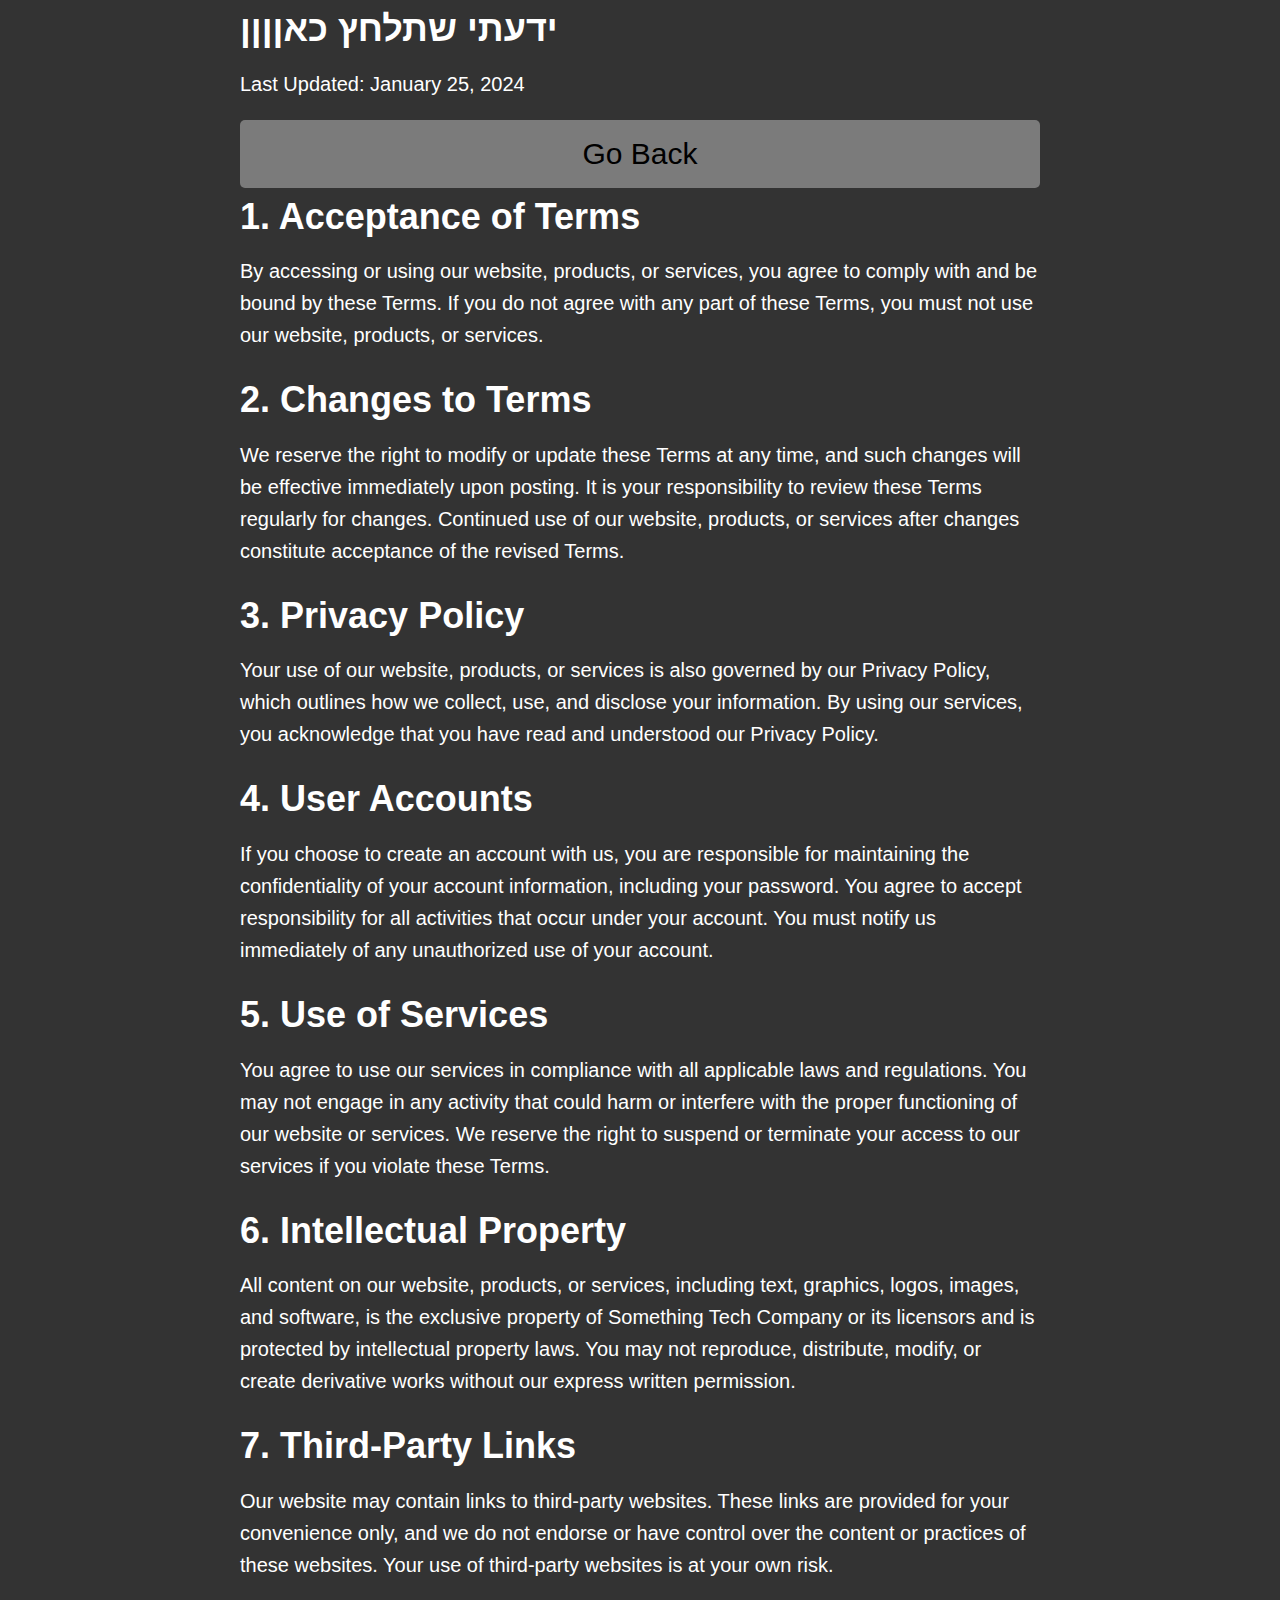
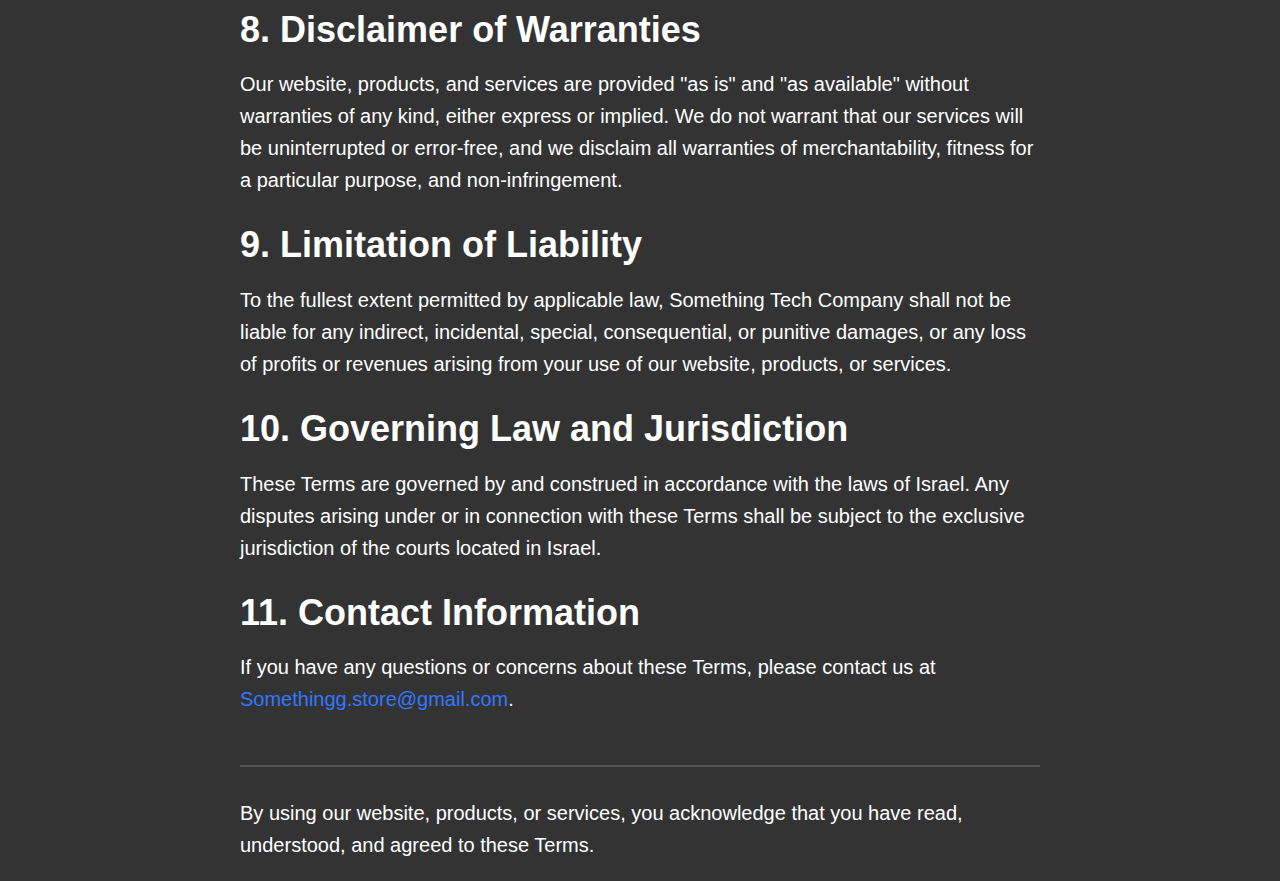
<file: Terms.html>
<!DOCTYPE html>
<html lang="en">
<head>
    <meta charset="UTF-8">
    <meta name="viewport" content="width=device-width, initial-scale=1.0">
    <link rel="stylesheet" href="/style.css" />
    <title>Terms of Use - Something</title>
    <style>
        body {
            font-family: 'Arial', sans-serif;
            margin: 20px;
            background-color: #333;
            color: #fff;
            font-size: 18px;
            line-height: 1.6;
        }

        h1, h2 {
            color: #ffffff; 
            font-size: 36px;
            margin-bottom: 10px;
        }

        p {
            font-size: 20px;
            margin-bottom: 20px;
        }

        a {
            color: #ffffff; 
            text-decoration: none;
        }

        a:hover {
            text-decoration: underline;
        }

        .content {
            max-width: 800px;
            margin: 0 auto;
        }

        hr {
            border: 1px solid #555;
            margin: 30px 0;
        }

        .goback-btn {
            display: inline-block;
            padding: 10px 20px;
            background-color: #7b7b7b;
            color: #000000;
            text-decoration: none;
            border-radius: 5px;
            transition: background-color 0.3s;
            text-align: center;
            font-size: 30px;
            font-weight: 100;
        }

        .goback-btn:hover {
            background-color: #c4c4c4;
        }
    </style>
</head>

<body class="content">
    <h1>ידעתי שתלחץ כאןןןן</h1>
    <p>Last Updated: January 25, 2024</p>
    <a href="#" class="goback-btn" onclick="goBack()">Go Back</a>

    <h2>1. Acceptance of Terms</h2>
    <p>By accessing or using our website, products, or services, you agree to comply with and be bound by these Terms. If you do not agree with any part of these Terms, you must not use our website, products, or services.</p>
    
    <h2>2. Changes to Terms</h2>
    <p>We reserve the right to modify or update these Terms at any time, and such changes will be effective immediately upon posting. It is your responsibility to review these Terms regularly for changes. Continued use of our website, products, or services after changes constitute acceptance of the revised Terms.</p>
    
    <h2>3. Privacy Policy</h2>
    <p>Your use of our website, products, or services is also governed by our Privacy Policy, which outlines how we collect, use, and disclose your information. By using our services, you acknowledge that you have read and understood our Privacy Policy.</p>
    
    <h2>4. User Accounts</h2>
    <p>If you choose to create an account with us, you are responsible for maintaining the confidentiality of your account information, including your password. You agree to accept responsibility for all activities that occur under your account. You must notify us immediately of any unauthorized use of your account.</p>
    
    <h2>5. Use of Services</h2>
    <p>You agree to use our services in compliance with all applicable laws and regulations. You may not engage in any activity that could harm or interfere with the proper functioning of our website or services. We reserve the right to suspend or terminate your access to our services if you violate these Terms.</p>
    
    <h2>6. Intellectual Property</h2>
    <p>All content on our website, products, or services, including text, graphics, logos, images, and software, is the exclusive property of Something Tech Company or its licensors and is protected by intellectual property laws. You may not reproduce, distribute, modify, or create derivative works without our express written permission.</p>
    
    <h2>7. Third-Party Links</h2>
    <p>Our website may contain links to third-party websites. These links are provided for your convenience only, and we do not endorse or have control over the content or practices of these websites. Your use of third-party websites is at your own risk.</p>
    
    <h2>8. Disclaimer of Warranties</h2>
    <p>Our website, products, and services are provided "as is" and "as available" without warranties of any kind, either express or implied. We do not warrant that our services will be uninterrupted or error-free, and we disclaim all warranties of merchantability, fitness for a particular purpose, and non-infringement.</p>
    
    <h2>9. Limitation of Liability</h2>
    <p>To the fullest extent permitted by applicable law, Something Tech Company shall not be liable for any indirect, incidental, special, consequential, or punitive damages, or any loss of profits or revenues arising from your use of our website, products, or services.</p>
    
    <h2>10. Governing Law and Jurisdiction</h2>
    <p>These Terms are governed by and construed in accordance with the laws of Israel. Any disputes arising under or in connection with these Terms shall be subject to the exclusive jurisdiction of the courts located in Israel.</p>
    
    <h2>11. Contact Information</h2>
    <p>If you have any questions or concerns about these Terms, please contact us at <a style="color: rgb(50, 119, 255);" href="mailto:Somethingg.store@gmail.com">Somethingg.store@gmail.com</a>.</p>
    
    <hr>
    <p>By using our website, products, or services, you acknowledge that you have read, understood, and agreed to these Terms.</p>

    <script>
        function goBack() {
            window.history.back();
        }
    </script>
</body>
</html>
</file>
<file: style.css>
:root {
  --greyDark: #333333;
  --greyLight: #d6d6d6;
  --greyLight2: #a1a1a6;
  --white: #f5f5f7;
  --text: #1d1d1f;
  --blue: #0071e3;
  --a: #2997ff;
  --secondary: #f5f5f5;
  --primary:  #ffffff;
  --sidebar: #ffffff;
  --hover: #bdbdbd;
  --footertxt: gray;
  --texthover: rgb(0, 123, 255);




}
.dark-theme {
  --main-color: #000000;
  --sec-color: #000000;
  --text-color: #171427;
  --bg-color: #fff;
  --greyDark: #d6d6d6;
  --greyLight: #1b1b1b;
  --greyLight2: #424242;
  --white: #000000;
  --text: #ffffff;
  --blue: #0071e3;
  --a: #2997ff;
  --secondary: #191919;
  --primary:  #1e2021;
  --sidebar: #181a1b;
  --hover: #1e2021;
  --footertxt: rgb(173, 173, 173);
  --closebtn: #ffffff;
  --texthover: #7e7e7e

}

@import url('https://fonts.googleapis.com/css2?family=Poppins:wght@200;300;400;500;600;700&display=swap');
*{
margin: 0;
padding: 0;
box-sizing: border-box;
font-family: "Poppins" , sans-serif;
}
.bx-menu{
  z-index: 100;
  
}
.bx{
  
  color: var(--closebtn);
}
.sidebar{
position: fixed;
left: -100px;
top: 0;
height: 100%;
width: 78px;
padding: 6px 14px;
z-index: 10;
background: var(--sidebar);
color: var(--text);
transition: all 0.50s ease;

}
.sidebar.open{
width: 250px;
left: 0;
z-index:100;
background: var(--sidebar);

}
.sidebar .logo-details{
  height: 60px;
  display: flex;
  color: var(--text);

  align-items: center;
  position: relative;
}
.sidebar .logo-details .icon{
  opacity: 0;
  transition: all 0.5s ease;
  height: 24px;
  width: auto;
  
  color: var(--text);

}
.sidebar .logo-details .logo_name{
  height: 24px;
  width: auto;
  color: var(--text);
  font-size: 20px;
  font-weight: 600;
  opacity: 0;

  transition: all 0.5s ease;
}
.sidebar.open .logo-details .icon,
.sidebar.open .logo-details .logo_name{
  opacity: 1;
  width: auto;
  background: var(--sidebar);
  color: var(--text);

  height: 24px;
  
}
.sidebar .logo-details #btn{
  
  position: absolute;
  color: var(--closebtn);
  top: 50%;
  right: 0;
  transform: translateY(-50%);
  font-size: 22px;
  
  transition: all 0.4s ease;
  font-size: 23px;
  cursor: pointer;
  transition: all 0.5s ease;
}
.sidebar i{
height: 60px;
min-width: 50px;
background-color: transparent;
font-size: 28px;
text-align: center;
line-height: 60px;
color: #000 ;
}
.sidebar .nav-list{
margin-top: 20px;
color: var(--text);
height: 100%;

}
.sidebar li{
position: relative;
margin: 8px 0;
color: var(--text);
background: var(--sidebar);
list-style: none;

}
.sidebar li .tooltip{
position: absolute;
top: -20px;
color: white;

left: calc(100% + 15px);
z-index: 3;
box-shadow: 0 5px 10px rgba(0, 0, 0, 0.3);
padding: 6px 12px;
border-radius: 4px;
font-size: 15px;
font-weight: 400;
opacity: 0;
white-space: nowrap;
pointer-events: none;
transition: 0s;

}
.sidebar li:hover .tooltip{
opacity: 1;
pointer-events: auto;

transition: all 0.4s ease;
top: 50%;


transform: translateY(-50%);
}
.sidebar.open li .tooltip{
display: none;

}

.sidebar input{
font-size: 15px;
color: var(--text);
font-weight: 400;
outline: none;
height: 50px;
width: 100%;

width: 50px;
border: none;
border-radius: 12px;
transition: all 0.5s ease;
background: var(--sidebar);

}
.sidebar.open input{
padding: 0 20px 0 50px;
width: 100%;
background-color: var(--sidebar);
color: var(--text);

}
.sidebar .bx-search{

position: absolute;
top: 50%;
left: 0;
transform: translateY(-50%);
font-size: 22px;


}
.sidebar.open .bx-search:hover{
  
  background-color: var(--sidebar);
  color: var(--text);

}
.sidebar .bx-search:hover{
  background: var(--hover);
  color: var(--text);
}
.sidebar li a{
display: flex;
height: 100%;
width: 100%;
border-radius: 12px;
align-items: center;
text-decoration: none;
transition: all 0.4s ease;

background: var(--sidebar);
}
.sidebar li a:hover{
background: var(--hover);

}
.sidebar li a .links_name{
  
color: var(--text);
font-size: 15px;
font-weight: 400;
white-space: nowrap;
opacity: 0;

pointer-events: none;
transition: 0.4s;
}
.sidebar.open li a .links_name{
opacity: 1;
pointer-events: auto;

color: var(--text);
}
.sidebar li a:hover .links_name,
.sidebar li a:hover i{
transition: all 0.5s ease;

color: var(--text);
}
.sidebar li i{
height: 50px;

line-height: 50px;
font-size: 18px;

border-radius: 12px;
}
.sidebar li.profile{
position: fixed;
height: 60px;
width: 78px;
left: -100;
bottom: -8px;
padding: 10px 14px;
background: var(--sidebar);
transition: all 0.0s ease;
overflow: hidden;

}
.sidebar.open li.profile{
width: 250px;
left: 0;
transition: all 0.70s ease;
color: var(--text);
background-color: var(--primary);

}
.sidebar li .profile-details{
display: flex;
align-items: center;
flex-wrap: nowrap;

}
.sidebar li img{
height: 45px;
width: 45px;
object-fit: cover;
border-radius: 6px;
margin-right: 10px;

}
.sidebar li.profile .name,
.sidebar li.profile .job{
font-size: 15px;
font-weight: 400;
color: var(--text);
white-space: nowrap;
}
.sidebar li.profile .job{
font-size: 12px;

}
.sidebar .profile #log_out{
position: absolute;
top: 50%;
right: 0;
transform: translateY(-50%);
background: var(--text);
width: 100%;
height: 60px;
line-height: 60px;

border-radius: 0px;
transition: all 0.0s ease;
}
.sidebar.open .profile #log_out{
width: 50px;
background: none;

}

.sidebar.open ~ .home-section{
left: 250px;
width: calc(100% - 250px);
}
.home-section .text{
display: inline-block;
color: var(--text);
font-size: 25px;
font-weight: 500;
margin: 18px
}
@media (max-width: 420px) {
.sidebar li .tooltip{
display: none;
}
}
#btn{
position: fixed;
  z-index:1000;
font-size: 60px; /* Add or adjust font size as desired */
transition: 0.5s;
}
.sidebar.open .profile #log_out{
color: var(--sidebar);
}



/* The Modal (background) */
.modal {
  display: none; /* Hidden by default */
  position: fixed; /* Stay in place */
  z-index: 1; /* Sit on top */
  left: 0;
  top: 0;
  width: 100%; /* Full width */
  height: 100%; /* Full height */
  overflow: auto; /* Enable scroll if needed */
  background-color: var(--text); /* Fallback color */
  padding-top: 60px;
}

/* Modal Content/Box */
.modal-content {
  background-color: var(--primary);
  margin: 5% auto 15% auto; /* 5% from the top, 15% from the bottom and centered */
  border: 1px solid #888;
}

/* The Close Button (x) */
.close {
  position: absolute;
  right: 25px;
  top: 0;
  color: var(--text);
  font-size: 35px;
  font-weight: bold;
}


.fixed-video-container {
top: 0;
position: absolute; /* Change from absolute to relative */
width: 100%;
height: 100vh;
z-index: -1;
}

.fixed-video-container video {
width: 100%;
height: 100%;
object-fit: cover;
}

.scroll-container {
  padding-top: 100vh; /* Adjust this value based on your design */
}

.main-content {
  padding: 20px;
  background-color: var(--primary);
}
.overlay-image {
    position: absolute;
  top: 50%;
  left: 50%;
  transform: translate(-50%, -50%);
}

.overlay-image img {
  width: 700px; /* Adjust the width as needed */
  height: auto; /* Maintain aspect ratio */
  border-radius: 8px; /* Optional: Add border-radius for a rounded look */
}



@media only screen and (max-width: 768px) {
  .fixed-video-container {
    height: 50vh;
  }

  .scroll-container {
    padding-top: 50vh;
  }

  .main-content {
    padding: 10px;
  }

  .overlay-image img {
    width: 300px
  }
/* ------------------------------------ */
}
.lang_div {
  position: absolute;
  top: 50%;
  left: 50%;
  transform: translate(-50%, -50%);
  z-index: 2; /* Ensure the gif is above the video */
}

.lang_gif {
  align-items: center;
  display: block;
  margin: 0 auto;
  max-width: 100%; 
}
@media only screen{
.lang_div{
  top:405px;

}
}
.title1 {
color: var(--text);
text-align: center;
font-size: 500%;
}

.subtitle1 {
color: var(--text);
background-color: var(--primary);
text-align: center;
font-size: 70px;
}


.text2 {
color: var(--text);
text-align: center;
font-size: 70px;
}


.img1 {
size: 100px;
}

@media only screen and (max-width: 710px) {
.title1 {
  font-size: 300%;
  
}

.text2 {
  font-size: 100%;
}

.img1 {
size: 100px;
}
}

@media only screen and (max-width: 300px) {
.title1 {
  font-size: 150%;
  color: var(--text);
}

.text2 {
  font-size: 20px;
  color: var(--text);
}

.img1 {
height: 100px;
width: auto;
}
}

.image1 {
align-items: center;
display: block;
margin: 0 auto;
max-width: 100%;

}


.threedimage{
z-index: 1;
}
.watermark-hider{
z-index: 10;
height: 67px;
width: 100%;
top: -30px; 
position: relative;
background-color: var(--primary);
}
@media only screen and (max-width: 710px) {
.watermark-hider {
  z-index: 100;
  height: 60px;
  width: 100%;
  position: relative;
  background-color: var(--primary);
}
}

@media only screen and (max-width: 768px) {
.watermark-hider {
  top: -30px;
}

}

/* ------------------------------ */
.wrapper {
display: flex;
align-items: center;
justify-content: center;
margin: 0 auto; /* This centers the element horizontally */
padding: 0 20px; /* Adjust padding as needed */
box-sizing: border-box;
position: relative;
border: none;
}

.wrapper i {
height: 10px;
width: 10px;
border: none;
align-items: center;
cursor: pointer;
font-size: 1.15rem;
text-align: center;
background: var(--primary);

border-radius: 50%;
transform: translateY(-50%);
transition: transform 0.1s linear;
}

.wrapper i:first-child {
left: 10px;
}

.wrapper i:last-child {
right: 0;
}


.wrapper i:active{
transform: translateY(-50%) scale(0.9);
}
.wrapper i:hover{
background: var(--primary);
}
.wrapper i:first-child{
left: -22px;
display: none;
}
.wrapper i:last-child{
right: -22px;
}
.wrapper .carousel{
font-size: 0px;
background-color: var(--primary);
cursor: pointer;
width: 100%;
overflow: hidden;
white-space: nowrap;
scroll-behavior: smooth;
}
.carousel.dragging{
cursor: grab;
scroll-behavior: auto;
}
.carousel.dragging img{
pointer-events: none;
}
.carousel img{
height: 340px;

object-fit: cover;
user-select: none;
margin-left: 14px;
width: calc(100% / 3);
}
.carousel img:first-child{
margin-left: 0px;
}
@media screen and (max-width: 900px) {
.carousel img{
width: calc(100% / 2);
}
}
@media screen and (max-width: 550px) {
.carousel img{
width: 100%;
}
}
.img1 {
width: 100%;
height: auto;
}

@media only screen and (max-width: 480px) {
.img1 {
content: url('/images/bannerMobile.jpg '); /* Replace with the path to your mobile image */
}
}

body{

display: grid;
justify-content: end;
align-content: end;

min-height: 100vh;
background: var(--primary);

}
footer{
position: relative;
width: 100%;
height: auto;
padding: 50px 100px;
background: var(--secondary);


/* Equal to height of footer */
/* But also accounting for potential margin-bottom of last child */
}
footer	.container{
width: 100%;
display: grid;
grid-template-columns: 2fr 1fr 1fr 1fr;
grid-gap: 20px;
}
footer	.container .sec h2{
position: relative;
color: var(--text);
font-weight: 600;
margin-bottom: 15px;

}
footer	.container .sec p{
color: var(--text);

}
footer	.container .sci{
  
margin-top: 20px;
display: grid;
grid-template-columns: repeat(4,50px);
}

footer	.container .sci li{
list-style: none;
}
footer .container .sci li a {
display: inline-block;
width: 36px;
height: 36px;
background-color: #00000000;
display: grid;
align-content: center;
justify-content: center;
text-decoration: none;
}
footer	.container .sci li a i{
  color: var(--text);
  font-size: 20px;
}
footer .container .quicklinks 
{
position: relative;
}
footer .container .quicklinks ul li
{
list-style: none;
}
footer .container .quicklinks ul li a
{
color: var(--footertxt);
text-decoration: none;
margin-bottom: 10px;
display: inline-block;
}
footer .container .contact .info
{
position: relative;
}
footer .container .contact .info li
{
display: grid;
grid-template-columns: 30px 1fr;
margin-bottom: 16px;
}
footer .container .contact .info li span
{
color: var(--footertxt);
font-size: 28;

}
footer .container .contact .info li a {
color: var(--footertxt);
text-decoration: none;
}
.copyrighttext
{
width: 100%;
background: var(--secondary);
padding: 20px 100px 30px;
text-align: center;
color: var(--text);
border: 1px solid var(--secondary);
border-color: white;
}
@media (max-width:991px){
footer{
padding:40px;
min-height: 70%;
}
footer	.container{
width: 100%;
display: grid;
grid-template-columns: repeat(2,1fr);
grid-gap: 20px;
}
.copyrighttext{
  padding: 20px 40px 30px;
}
}
@media (max-width:768px){
footer{
padding:40px;
min-height: 200%;
}
footer	.container{
width: 100%;
display: grid;
grid-template-columns: repeat(1,1fr);
grid-gap: 20px;
}

}
.subtitle1{
text-align: center;
font-weight: 100px;
font-size: 60px;
}

.sidebar .logo-details .logo_name{
  height: 24px;
  width: auto;
  color: var(--text);
  font-size: 20px;
  font-weight: 600;
  opacity: 0;
  
  transition: all 0.5s ease;
}
.sidebar.open .logo-details .icon,
.sidebar.open .logo-details .logo_name{
  opacity: 1;
  width: auto;
  height: 24px;
  
}
.formcontainer {
  position: fixed;
  top: 50%;
  left: 50%;
  
  transform: translate(-50%, -50%);
  max-width: 430px;
  width: 100%;
  background: var(--primary);
  border-radius: 10px;
  box-shadow: 0 5px 10px rgba(0, 0, 0, 0.1);
  overflow: hidden;
}

.formcontainer .forms {
  display: flex;
  align-items: center;
  height: 440px;
  width: 200%;
  transition: height 0.2s ease;
}
  
.formcontainer .form{
  width: 50%;
  padding: 30px;
  background-color: var(--primary);
  transition: margin-left 0.18s ease;
}
.formcontainer.active .login{
  margin-left: -50%;
  opacity: 0;
  transition: margin-left 0.18s ease, opacity 0.15s ease;
}
.formcontainer .signup{
  opacity: 0;
  transition: opacity 0.09s ease;
}
.formcontainer.active .signup{
  opacity: 1;
  transition: opacity 0.2s ease;
}
.formcontainer.active .forms{
  height: 600px;
}
.formcontainer .form .title{
  position: relative;
  font-size: 27px;
  font-weight: 600;
}

.form .input-field{
  position: relative;
  height: 50px;
  width: 100%;
  margin-top: 30px;
}
.input-field input{
  position: absolute;
  height: 100%;
  width: 100%;
  padding: 0 35px;
  border: none;
  outline: none;
  font-size: 16px;
  border-bottom: 2px solid var(--secondary);
  border-top: 2px solid transparent;
  transition: all 0.2s ease;
}
.input-field input:is(:focus, :valid){
  border-bottom-color: #000000;
}
.input-field i{
  position: absolute;
  top: 50%;
  transform: translateY(-50%);
  color: var(--footertxt);
  font-size: 23px;
  transition: all 0.2s ease;
}
.input-field input:is(:focus, :valid) ~ i{
  color: #000000;
}
.input-field i.icon{
  left: 0;
}
.input-field i.showHidePw{
  right: 0;
  cursor: pointer;
  padding: 10px;
}
.form .checkbox-text{
  display: flex;
  align-items: center;
  justify-content: space-between;
  margin-top: 20px;
}
.checkbox-text .checkbox-content{
  display: flex;
  align-items: center;
}
.checkbox-content input{
  margin-right: 10px;
  accent-color: var(--text);
}
.form .text{
  color: var(--text);
  font-size: 14px;
}
.forms{
  color: var(--text);
}
.form a.text{
  color: #4070f4;
  text-decoration: none;
}
.form a:hover{
  text-decoration: underline;
}
.form .button{
  margin-top: 35px;
}
.form .button input{
  border: none;
  color: var(--primary);
  font-size: 17px;
  font-weight: 500;
  letter-spacing: 1px;
  border-radius: 6px;
  background-color: var(--text);
  cursor: pointer;
  transition: all 0.3s ease;
}
.button input:hover{
  background-color: var(--text);
}
.form .login-signup{
  margin-top: 30px;
  text-align: center;
  
}


/* --------------------------- */


.ui-w-80 {
  width: 80px !important;
  height: auto;
}

.btn-default {
  
  border-color: var(--text);
  background: var(--text);
  color: var(--footertxt);
  
}

label.btn {
  margin-bottom: 0;
}

.btn-outline-primary {
  border-color: #26B4FF;
  background: transparent;
  color: #26B4FF;
}

.btn {
  
  cursor: pointer;
}

.text-light {
  color: var(--footertxt) !important;
}


.card {
  background-clip: padding-box;
  box-shadow: 0 1px 4px var(--text);
}

.row-bordered {
  overflow: hidden;
}

.account-settings-fileinput {
  position: absolute;
  visibility: hidden;
  width: 1px;
  height: 1px;
  opacity: 0;
}

.logo_link {
  display: flex;
  align-items: center;
  text-decoration: none; /* Optional: remove underline from the link */
}
#video-background {
  position: fixed;
  top: 0;
  left: 0;
  width: 100%;
  height: 100%;
  object-fit: cover;
  z-index: -1;
}



.autofill-results {
  list-style: none;
  padding: 0;
  margin: 0;
  position: absolute;
  top: 100%;
  left: 0;
  width: 100%;
  background-color: var(--sidebar);
  box-shadow: 0 0 5px rgba(0, 0, 0, 0.2);
  display: none;
  z-index: 1000; /* Increase the z-index value as needed */
}

.autofill-results li {
  padding: 5px;
  cursor: pointer;
}

.autofill-results li:hover {
  background-color: #f2f2f2;
}



.shopcontainer{
    max-width: 1068px;
    margin: auto;
    width: 100%;
}
section{
    padding: 4rem 0 3rem;
}
body{
    color: var(--text-color);
}
img{
    width: 100%;
}

/* =======================================  */
/* HEADER  */
header {
  position: fixed;
  top: 0;
  left: auto;
  right: 0px;
  
  width: 100px;
  z-index: 10;
  color: var(--text) /* Add your preferred text color */
}
.nav{
    display: flex;
    align-items: center;
    justify-content: space-between;
    padding: 20px 0;
    background-color: transparent;
    flex-direction: row-reverse; /* Set the flex direction to row-reverse */
}
.logo{
    font-size: 1.1rem;
    font-weight: 600;
    color: var(--sec-color);
    text-transform: uppercase;
}
.logo span{
    color: var(--main-color);
    font-weight: 700;
}
#cart-icon{
    font-size: 1.8rem;
    cursor: pointer;
}
.bx{
  color: var(--text);
}
.bx-x{
  color: var(--text);
}
/* CART  */
.cart{
    position: fixed;
    top: 0;
    right: 0;
    right: -100%; 
    width: 360px;
    height: 100vh;
    overflow-y: auto;
    overflow-x: hidden;
    padding: 20px;
    background-color: var(--bg-color);
    box-shadow: -2px solid 4px hsl(0 4% 15% / 10%);
    border: 1px solid var(--main-color);
    background-color: var(--primary);

    transition: 1.5s;
}
.cart.active{
    right: 0;
    transition: .5s;
}
.cart-title{
    text-align: center;
    font-size: 1.5rem;
    font-weight: 600;
    margin-top: 2rem;
}
.cart-box{
    display: grid;
    grid-template-columns: 32% 50% 18%;
    align-items: center;
    gap: 1rem;
    margin-top: 1rem;
    
}
.cart-img{
    width: 100px;
    height: 100px;
    object-fit: contain;
    padding: 10px;
}
.detail-box{
    display: grid;
    row-gap: .5rem;
    color: var(--text);

}
.cart-product-title{
    font-size: 1rem;
    text-transform: uppercase;
    color: var(--text);
}
.cart-price{
    font-weight: 500;
    color: var(--text);

}
.cart-quantity{
    border: 1px solid var(--text-color);
    outline-color: var(--main-color);
    width: 2.4rem;
    text-align: center;
    font-size: 1rem;
}
.cart-remove{
    font-size: 24px;
    color: var(--main-color);
    cursor: pointer;
}
.total{
    display: flex;
    justify-content: flex-end;
    margin-top: 1.5rem;
    border-top: 1px solid var(--text-color);
}
.total-title{
    font-size: 1rem;
    font-weight: 600;
}
.total-price{
    margin-left: .5rem;
}
.btn-buy{
    display: flex;
    margin: 1.5rem auto 0 auto;
    padding: 12px 20px;
    border: none;
    background-color: var(--secondary);
    color: var(--bg-color);
    font-size: 1rem;
    font-weight: 500;
    cursor: pointer;
}
.btn-buy:hover{
    background-color: var(--text-color);
}
#cart-close{
    position: absolute;
    top: 1rem;
    right: .8rem;
    font-size: 2rem;
    color: var(--text-color);
    cursor: pointer;
}

/* SHOP SECTION  */
.shop{
    margin-top: 2rem;
}
.section-title{
    font-style: 1.5rem;
    font-weight: 600;
    text-align: left;
    margin-bottom: 1.5rem;
    color: var(--text);
}
.shop-content{
    display: grid;
    grid-template-columns: repeat(auto-fit, minmax(220px, auto));
    gap: 1.5rem;
    
}
.product-box{
    position: relative;
    
}
.product-box h2{
color: var(--text);
}
.product-box span{
 color: var(--text);
}
.product-box:hover{
    padding: 10px;
    border: 1px solid var(--text-color);
    transition: .4s;
}
.product-img{
    width: 100%;
    aspect-ratio: 1/1;
    object-fit: cover;
    margin-bottom: .5rem;
}
.product-title{
    font-size: 1.1rem;
    font-weight: 600;
    text-transform: uppercase;
    margin-bottom: .5rem;
}
.product-price{
    font-weight: 500;
}
.add-cart{
    position: absolute;
    bottom: 0;
    right: 0;
    background-color: var(--text-color);
    color: var(--bg-color);
    padding: 10px;
    cursor: pointer;

}
.add-cart:hover{
    background-color: hsl(249, 32%, 17%);
}


/* ================ RESPONSIVE & BREAKPOINTS ============= */
@media (max-width: 1080px){
    .nav{
        padding: 15px;
    }
    .container{
        width: 90%;
        margin: 0 auto;
    }
    section{
        padding: 3rem 0 2rem;
    }
    .shop{
        margin-top: 2rem;
    }
}

/* For Medium Devices */
@media (max-width: 400px){
    .nav{
        padding: 11px;
    }
    .logo{
        font-size: 1rem;
    }
    .cart{
        width: 320px;
    }
}

/* For Small Devices */
@media (max-width: 360px){
    .shop{
        margin-top: 1rem;
    }
    .cart{
        width: 280px;
    }
}

.langcontainer {
  max-width: 690px;
  width: 100%;
  padding: 30px;
  position: absolute;
  top: 50%;
  left: 50%;
  transform: translate(-50%, -50%);
  background: var(--primary);
  border-radius: 7px;
  box-shadow: 0 10px 20px rgba(0, 0, 0, 0.01);
}

.langwrapper{
  border-radius: 5px;
  border: 1px solid #ccc;
}
.langwrapper .text-input{
  display: flex;
  border-bottom: 1px solid #ccc;
}
.text-input .to-text{
  border-radius: 0px;
  border-left: 1px solid #ccc;
}
.from-text{
  color: var(--text);
}
.text-input textarea{
  height: 250px;
  width: 100%;
  border: none;
  outline: none;
  resize: none;
  background: none;
  font-size: 18px;
  padding: 10px 15px;
  border-radius: 5px;
}
.text-input textarea::placeholder{
  color: #b7b6b6;
}
.controls, li, .icons, .icons i{
  display: flex;
  
  align-items: center;
  justify-content: space-between;
}
.controls{
  list-style: none;
  color: var(--text);
  padding: 12px 15px;
}
.controls .row .icons{
  width: 38%;
}
.controls .row .icons i{
  width: 50px;
  color: #adadad;
  font-size: 14px;
  cursor: pointer;
  transition: transform 0.2s ease;
  justify-content: center;
}
.fromselect{
  color: var(--text);
}
.controls .row.from .icons{
  padding-right: 15px;
  border-right: 1px solid #ccc;
}
.controls .row.to .icons{
  padding-left: 15px;
  border-left: 1px solid #ccc;
}
.controls .row select{
  color: #333;
  border: none;
  outline: none;
  font-size: 18px;
  background: none;
  padding-left: 5px;
}
.text-input textarea::-webkit-scrollbar{
  width: 4px;
}
.controls .row select::-webkit-scrollbar{
  width: 8px;
}
.text-input textarea::-webkit-scrollbar-track,
.controls .row select::-webkit-scrollbar-track{
  background: #fff;
}
.text-input textarea::-webkit-scrollbar-thumb{
  background: #ddd;
  border-radius: 8px;
}
.controls .row select::-webkit-scrollbar-thumb{
  background: #999;
  border-radius: 8px;
  border-right: 2px solid #ffffff;
}
.controls .exchange{
  color: #adadad;
  cursor: pointer;
  font-size: 16px;
  transition: transform 0.2s ease;
}
.controls i:active{
  transform: scale(0.9);
}
.langcontainer button{
  width: 100%;
  padding: 14px;
  outline: none;
  border: none;
  color: #fff;
  cursor: pointer;
  margin-top: 20px;
  font-size: 17px;
  border-radius: 5px;
  background: #000000;
}

@media (max-width: 660px){
  .langcontainer{
    padding: 20px;
  }
  .langwrapper .text-input{
    flex-direction: column;
    
  }
  
  .text-input .to-text{
    border-left: 0px;
    
    border-top: 1px solid #ccc;
  }
  .text-input textarea{
    height: 200px;
    
  }
  .controls .row .icons{
    color: #000;
    margin-top: 65px;
    display: flex;
    align-self: center;
  }
  
  .langcontainer button{
    padding: 13px;
    font-size: 16px;
  }
  .controls .row select{
    font-size: 16px;
    
    height: 70px;
  }
  .controls .exchange{
    
    font-size: 14px;
  }
}

  :root {
      --greyDark: #333333;
      --greyLight: #d6d6d6;
      --greyLight2: #a1a1a6;
      --white: #f5f5f7;
      --text: #1d1d1f;
      --blue: #0071e3;
      --a: #2997ff;
    }


.sidebar{
  position: fixed;
  left: -100px;
  top: 0;
  height: 100%;
  width: 78px;
  background: #ffffff;
  padding: 6px 14px;
  z-index: 1;
  
  transition: all 0.50s ease;
 
}
.sidebar.open{
  width: 250px;
  left: 0;
}
.sidebar .logo-details{
  height: 60px;
  display: flex;
  
  align-items: center;
  position: relative;
}
.sidebar .logo-details .icon{
  opacity: 0;
  transition: all 0.5s ease;
  height: 24px;
  width: auto;
  
}
.sidebar .logo-details .logo_name{
  height: 24px;
  width: auto;
  color: #000000;
  font-size: 20px;
  font-weight: 600;
  opacity: 0;
  
  transition: all 0.5s ease;
}
.sidebar.open .logo-details .icon,
.sidebar.open .logo-details .logo_name{
  opacity: 1;
  width: auto;
  height: 24px;
  
}
.sidebar .logo-details #btn{
  position: absolute;
  top: 50%;
  right: 0;
  transform: translateY(-50%);
  font-size: 22px;
  
  transition: all 0.4s ease;
  font-size: 23px;
  cursor: pointer;
  transition: all 0.5s ease;
}
.sidebar i{
  color: #000000;
  height: 60px;
  min-width: 50px;
  
  font-size: 28px;
  text-align: center;
  line-height: 60px;
}
.sidebar .nav-list{
  margin-top: 20px;
  
  height: 100%;
}
.sidebar li{
  position: relative;
  margin: 8px 0;
  
  list-style: none;
}
.sidebar li .tooltip{
  position: absolute;
  top: -20px;
  
  left: calc(100% + 15px);
  z-index: 3;
  background: #fff;
  box-shadow: 0 5px 10px rgba(0, 0, 0, 0.3);
  padding: 6px 12px;
  border-radius: 4px;
  font-size: 15px;
  font-weight: 400;
  opacity: 0;
  white-space: nowrap;
  pointer-events: none;
  transition: 0s;
  
}
.sidebar li:hover .tooltip{
  opacity: 1;
  pointer-events: auto;
  transition: all 0.4s ease;
  top: 50%;
  
  
  transform: translateY(-50%);
}
.sidebar.open li .tooltip{
  display: none;
  
}
.sidebar input{
  font-size: 15px;
  color: #000000;
  font-weight: 400;
  outline: none;
  height: 50px;
  width: 100%;
  
  width: 50px;
  border: none;
  border-radius: 12px;
  transition: all 0.5s ease;
  background: #ffffff;
  
}
.sidebar.open input{
  padding: 0 20px 0 50px;
  width: 100%;
  
}
.sidebar .bx-search{
  position: absolute;
  top: 50%;
  
  left: 0;
  transform: translateY(-50%);
  font-size: 22px;
  background: #ffffff;
  color: #000000;
}
.sidebar.open .bx-search:hover{
  background: #1d1b31;
  color: #000000;
}
.sidebar .bx-search:hover{
  background: #000000;
  color: #11101d;
}
.sidebar li a{
  display: flex;
  height: 100%;
  width: 100%;
  border-radius: 12px;
  align-items: center;
  
  text-decoration: none;
  transition: all 0.4s ease;
  background: #ffffff;
}
.sidebar li a:hover{
  background: #bdbdbd;
}
.sidebar li a .links_name{
  
  color: #000000;
  font-size: 15px;
  font-weight: 400;
  white-space: nowrap;
  opacity: 0;
  pointer-events: none;
  transition: 0.4s;
}
.sidebar.open li a .links_name{
  opacity: 1;
  pointer-events: auto;
}
.sidebar li a:hover .links_name,
.sidebar li a:hover i{
  transition: all 0.5s ease;
  color: var(--texthover);
}
.sidebar li i{
  height: 50px;
  line-height: 50px;
  font-size: 18px;
  
  border-radius: 12px;
}
.sidebar li.profile{
  position: fixed;
  height: 60px;
  width: 78px;
  left: -100;
  bottom: -8px;
  padding: 10px 14px;
  background: #ffffff54;
  transition: all 0.0s ease;
  overflow: hidden;
}
.sidebar.open li.profile{
  width: 250px;
  left: 0;
  transition: all 0.70s ease;

  
}
.sidebar li .profile-details{
  display: flex;
  align-items: center;
  flex-wrap: nowrap;
  
}
.sidebar li img{
  height: 45px;
  width: 45px;
  object-fit: cover;
  border-radius: 6px;
  margin-right: 10px;
}
.sidebar li.profile .name,
.sidebar li.profile .job{
  font-size: 15px;
  font-weight: 400;
  color: #000000;
  white-space: nowrap;
}
.sidebar li.profile .job{
  font-size: 12px;
}
.sidebar .profile #log_out{
  position: absolute;
  top: 50%;
  right: 0;
  transform: translateY(-50%);
  background: #101010;
  width: 100%;
  height: 60px;
  line-height: 60px;
  border-radius: 0px;
  transition: all 0.0s ease;
}
.sidebar.open .profile #log_out{
  width: 50px;
  background: none;
}

.sidebar.open ~ .home-section{
  left: 250px;
  width: calc(100% - 250px);
}
.home-section .text{
  display: inline-block;
  color: #11101d;
  font-size: 25px;
  font-weight: 500;
  margin: 18px
}
@media (max-width: 420px) {
  .sidebar li .tooltip{
    display: none;
  }
}
#btn{
  position: fixed;
  
  z-index: 5;
  font-size: 60px; /* Add or adjust font size as desired */
  transition: 0.5s;
}
.sidebar.open .profile #log_out{
  color: black;
}


    
    /* The Modal (background) */
    .modal {
      display: none; /* Hidden by default */
      position: fixed; /* Stay in place */
      z-index: 1; /* Sit on top */
      left: 0;
      top: 0;
      width: 100%; /* Full width */
      height: 100%; /* Full height */
      overflow: auto; /* Enable scroll if needed */
      background-color: rgb(0,0,0); /* Fallback color */
      background-color: rgba(0,0,0,0.4); /* Black w/ opacity */
      padding-top: 60px;
    }
    
    /* Modal Content/Box */
    .modal-content {
      background-color: #fefefe;
      margin: 5% auto 15% auto; /* 5% from the top, 15% from the bottom and centered */
      border: 1px solid #888;
    }
    
    /* The Close Button (x) */
    .close {
      position: absolute;
      right: 25px;
      top: 0;
      color: #000;
      font-size: 35px;
      font-weight: bold;
    }
    
    .signupbutton{
      background-color: #333333;
      width: 50%;
      margin-left: 25%;
    
    }
    
    .loginButton1{
    
    background-color:  #000000;
    width: 50%;
    margin-left: 25%;
    }



  .fixed-video-container {
  top: 0;
  position: absolute; /* Change from absolute to relative */
  width: 100%;
  height: 100vh;
  z-index: -1;
  }

  .fixed-video-container video {
  width: 100%;
  height: 100%;
  object-fit: cover;
  }

    .scroll-container {
      padding-top: 100vh; /* Adjust this value based on your design */
    }
    
    .main-content {
      padding: 20px;
      background-color: var(--primary);
    }
    .overlay-image {
      position: absolute;
      top: 50%;
      left: 50%;
      transform: translate(-50%, -50%);
    }
    
    .overlay-image img {
      width: 700px; /* Adjust the width as needed */
      height: auto; /* Maintain aspect ratio */
      border-radius: 8px; /* Optional: Add border-radius for a rounded look */
    }



    @media only screen and (max-width: 768px) {
      .fixed-video-container {
        height: 50vh;
      }
    
      .scroll-container {
        padding-top: 50vh;
      }
    
      .main-content {
        padding: 10px;
      }
    
      .overlay-image img {
        width: 300px
      }
      
    /* ------------------------------------ */
  }
  .log_in{
    width: auto;
    color: #000000;
    font-size: 20px;
    font-weight: 600;    
  } 
  #video-background {
    position: fixed;
    top: 0;
    left: 0;
    width: 100%;
    height: 100%;
    object-fit: cover;
    z-index: -1;
}

@media screen and (max-width: 600px) {
  .langwrapper {
    flex-direction: column-reverse;
  }

  .text-input {
    width: 100%;
  }

  .from-text {
    margin-bottom: 10px;
    text-align: center; /* Center the text */

  }

  .to-text {
    color: var(--text);
    order: -1; /* Change the order of the second textarea */
    transform: scaleX(-1) scaleY(-1); /* Mirror text horizontally and invert vertically */
            text-align: center; /* Center the text */

  }
.icons{
  display: block;
  position: fixed;
  
}

  .exchange {
    margin: 10px 0;
  }

  .controls i {
    display: inline-block; /* Ensure the icons are displayed */
    margin: 0 5px; /* Add some spacing between icons */
  }
}



.contact-in {
  width: 80%;
  height: auto;
  margin: auto;
  display: flex;
  flex-wrap: wrap;
  padding: 10px;
  border-radius: 10px;
  background-color: var(--primary);
  box-shadow: 0px 0px 10px 0px #666;
  position: absolute;
  top: 50%;
  left: 50%;
  transform: translate(-50%, -50%);
}

/* ... rest of your CSS styles remain unchanged ... */

.contact-map{
  width: 100%;
  height: auto;
  flex: 50%;
}
.contact-map iframe{
  width: 100%;
  height: 100%;
}
.contact-form{
  width: 100%;
  height: auto;
  flex: 50%;
  padding: 30px;
  font-family: "Poppins" , sans-serif;

  text-align: center;
}
.contact-form h1{
margin-bottom: 10px;
color: var(--text);
}
.contact-form-txt{
width: 100%;
height: 40px;
background-color: var(--secondary);
color: var(--text);
font-family: "Poppins" , sans-serif;

border: 1px solid var(--footertxt);
border-radius: 5px;
outline: none;
margin-bottom: 20px;
padding: 15px;
}
.contact-form-txt::placeholder{
  color: var(--footertxt);
}
.contact-form-txtarea{
  width: 100%;
  height: 130px;
  background-color: var(--secondary)  ;
  color: var(--text);
  font-family: "Poppins" , san  s-serif;

  color: #000;
  border: 1px solid var(--footertxt);
  border-radius: 5px;
  resize: none;
  outline: none;
  margin-bottom: 20px;
  padding: 15px;
}
.contact-form-txtarea::placeholder{
  color: var(--footertxt);
}
.contact-form-btn{
width: 40%;
border:none;
outline: none;
border-radius: 5px;
font-family: "Poppins" , sans-serif;

background: var(--text);
color: var(--primary);
text-transform: uppercase;
padding: 10px 0;
cursor: pointer;
font-size: 18px;
}
.chatbot-toggler {
  position: fixed;
  bottom: 30px;
  right: 35px;
  outline: none;
  border: none;
  height: 50px;
  width: 50px;
  display: flex;
  cursor: pointer;
  align-items: center;
  justify-content: center;
  border-radius: 50%;
  background: #000000;
  transition: all 0.2s ease;
}
body.show-chatbot .chatbot-toggler {
  transform: rotate(90deg);
}
.chatbot-toggler span {
  color: #fff;
  position: absolute;
}
.chatbot-toggler span:last-child,
body.show-chatbot .chatbot-toggler span:first-child  {
  opacity: 0;
}
body.show-chatbot .chatbot-toggler span:last-child {
  opacity: 1;
}
.chatbot {
  position: fixed;
  right: 35px;
  bottom: 90px;
  width: 420px;
  background: var(--primary);
  border-radius: 15px;
  overflow: hidden;
  opacity: 0;
  pointer-events: none;
  transform: scale(0.5);
  transform-origin: bottom right;
  box-shadow: 0 0 128px 0 rgba(0,0,0,0.1),
              0 32px 64px -48px rgba(0,0,0,0.5);
  transition: all 0.1s ease;
}
body.show-chatbot .chatbot {
  opacity: 1;
  pointer-events: auto;
  transform: scale(1);
}
.chatbot header {
  padding: 16px 0;
  position: relative;
  text-align: center;
  color: var(--primary);
  width: 100%;
  background: var(--text);
  box-shadow: 0 2px 10px rgba(0,0,0,0.1);
}
.chatbot header span {
  position: absolute;
  right: 15px;
  top: 50%;
  display: none;
  cursor: pointer;
  /* transform: translateY(-50%); */
}
header h2 {
  font-size: 1.4rem;
}
.chatbot .chatbox {
  overflow-y: auto;
  height: 510px;
  padding: 30px 20px 100px;
}
.chatbot :where(.chatbox, textarea)::-webkit-scrollbar {
  width: 6px;
}
.chatbot :where(.chatbox, textarea)::-webkit-scrollbar-track {
  background: #fff;
  border-radius: 25px;
}
.chatbot :where(.chatbox, textarea)::-webkit-scrollbar-thumb {
  background: #ccc;
  border-radius: 25px;
}
.chatbox .chat {
  display: flex;
  list-style: none;
}
.chatbox .outgoing {
  margin: 20px 0;
  justify-content: flex-end;
}
.chatbox .incoming span {
  width: 32px;
  height: 32px;
  color: #fff;
  cursor: default;
  text-align: center;
  line-height: 32px;
  align-self: flex-end;
  background: #000000;
  border-radius: 4px;
  margin: 0 10px 7px 0;
}
.chatbox .chat p {
  white-space: pre-wrap;
  padding: 12px 16px;
  border-radius: 10px 10px 0 10px;
  max-width: 75%;
  color: var(--primary);
  font-size: 0.95rem;
  background: var(--text);
}
.chatbox .incoming p {
  border-radius: 10px 10px 10px 0;
}
.chatbox .chat p.error {
  color: #721c24;
  background: var(--secondary);
}
.chatbox .incoming p {
  color: var(--text);
  background: var(--secondary);
}
.chatbot .chat-input {
  display: flex;
  gap: 5px;
  position: absolute;
  bottom: 0;
  width: 100%;
  background: #fff;
  padding: 3px 20px;
  border-top: 1px solid #ddd;
}
.chat-input textarea {
  height: 55px;
  width: 100%;
  border: none;
  outline: none;
  resize: none;
  max-height: 180px;
  padding: 15px 15px 15px 0;
  font-size: 0.95rem;
}
.chat-input span {
  align-self: flex-end;
  color: var(--text);
  cursor: pointer;
  height: 55px;
  display: flex;
  align-items: center;
  visibility: hidden;
  font-size: 1.35rem;
}
.chat-input textarea:valid ~ span {
  visibility: visible;
}
@media (max-width: 490px) {
  .chatbot-toggler {
    right: 20px;
    bottom: 20px;
  }
  .chatbot {
    right: 0;
    bottom: 0;
    height: 100%;
    border-radius: 0;
    width: 100%;
  }
  .chatbot .chatbox {
    height: 90%;
    padding: 25px 15px 100px;
  }
  .chatbot .chat-input {
    padding: 5px 15px;
  }
  .chatbot header span {
    display: block;
  }
}


.settingscontainer {
  position: absolute;
  top: 50%;
  left: 50%;
  transform: translate(-50%, -50%);
  max-width: 400px;
  width: 100%;
  background: var(--primary);
  padding: 30px;
  border-radius: 30px;
}
.img-area {
	position: relative;
	width: 100%;
	height: 240px;
	background: var(--grey);
	margin-bottom: 30px;
	border-radius: 15px;
	overflow: hidden;
	display: flex;
	justify-content: center;
	align-items: center;
	flex-direction: column;
}
.img-area .icon {
	font-size: 100px;
}
.img-area h3 {
	font-size: 20px;
	font-weight: 500;
  color: var(--text);
	margin-bottom: 6px;
}
.img-area p {
	color: var(--text);
}
.img-area p span {
	font-weight: 600;
}
.img-area img {
	position: absolute;
	top: 0;
	left: 0;
	width: 100%;
	height: 100%;
	object-fit: cover;
	object-position: center;
	z-index: 100;
}
.img-area::before {
	content: attr(data-img);
	position: absolute;
	top: 0;
	left: 0;
	width: 100%;
	height: 100%;
	background: rgba(0, 0, 0, .5);
	color: var(--primary);
	font-weight: 500;
	text-align: center;
	display: flex;
	justify-content: center;
	align-items: center;
	pointer-events: none;
	opacity: 0;
	transition: all .3s ease;
	z-index: 200;
}
.img-area.active:hover::before {
	opacity: 1;
}
.select-image {
	display: block;
	width: 100%;
	padding: 16px 0;
	border-radius: 15px;
	background: var(--text);
	color: var(--primary);
	font-weight: 500;
	font-size: 16px;
	border: none;
	cursor: pointer;
	transition: all .3s ease;
}
.select-image:hover {
	background: var(--blue);
}


#webcam-container {
  padding: 30px;
  position: absolute;
  top: 35%; /* Default position */
  width: auto;
  height: auto;
  left: 50%;
  transform: translate(-50%, -50%);
  border-radius: 7px;
  box-shadow: 0 10px 20px rgba(0, 0, 0, 0.01);
}

/* Media query for mobile devices */
@media (max-width: 600px) {
  #webcam-container {
    top: 150px; /* Adjusted position for mobile devices */
  }
}


#label-container {
  display: relative;
  flex-direction: column;
  align-items: center;
  margin-top: 10px;
}
</file>
